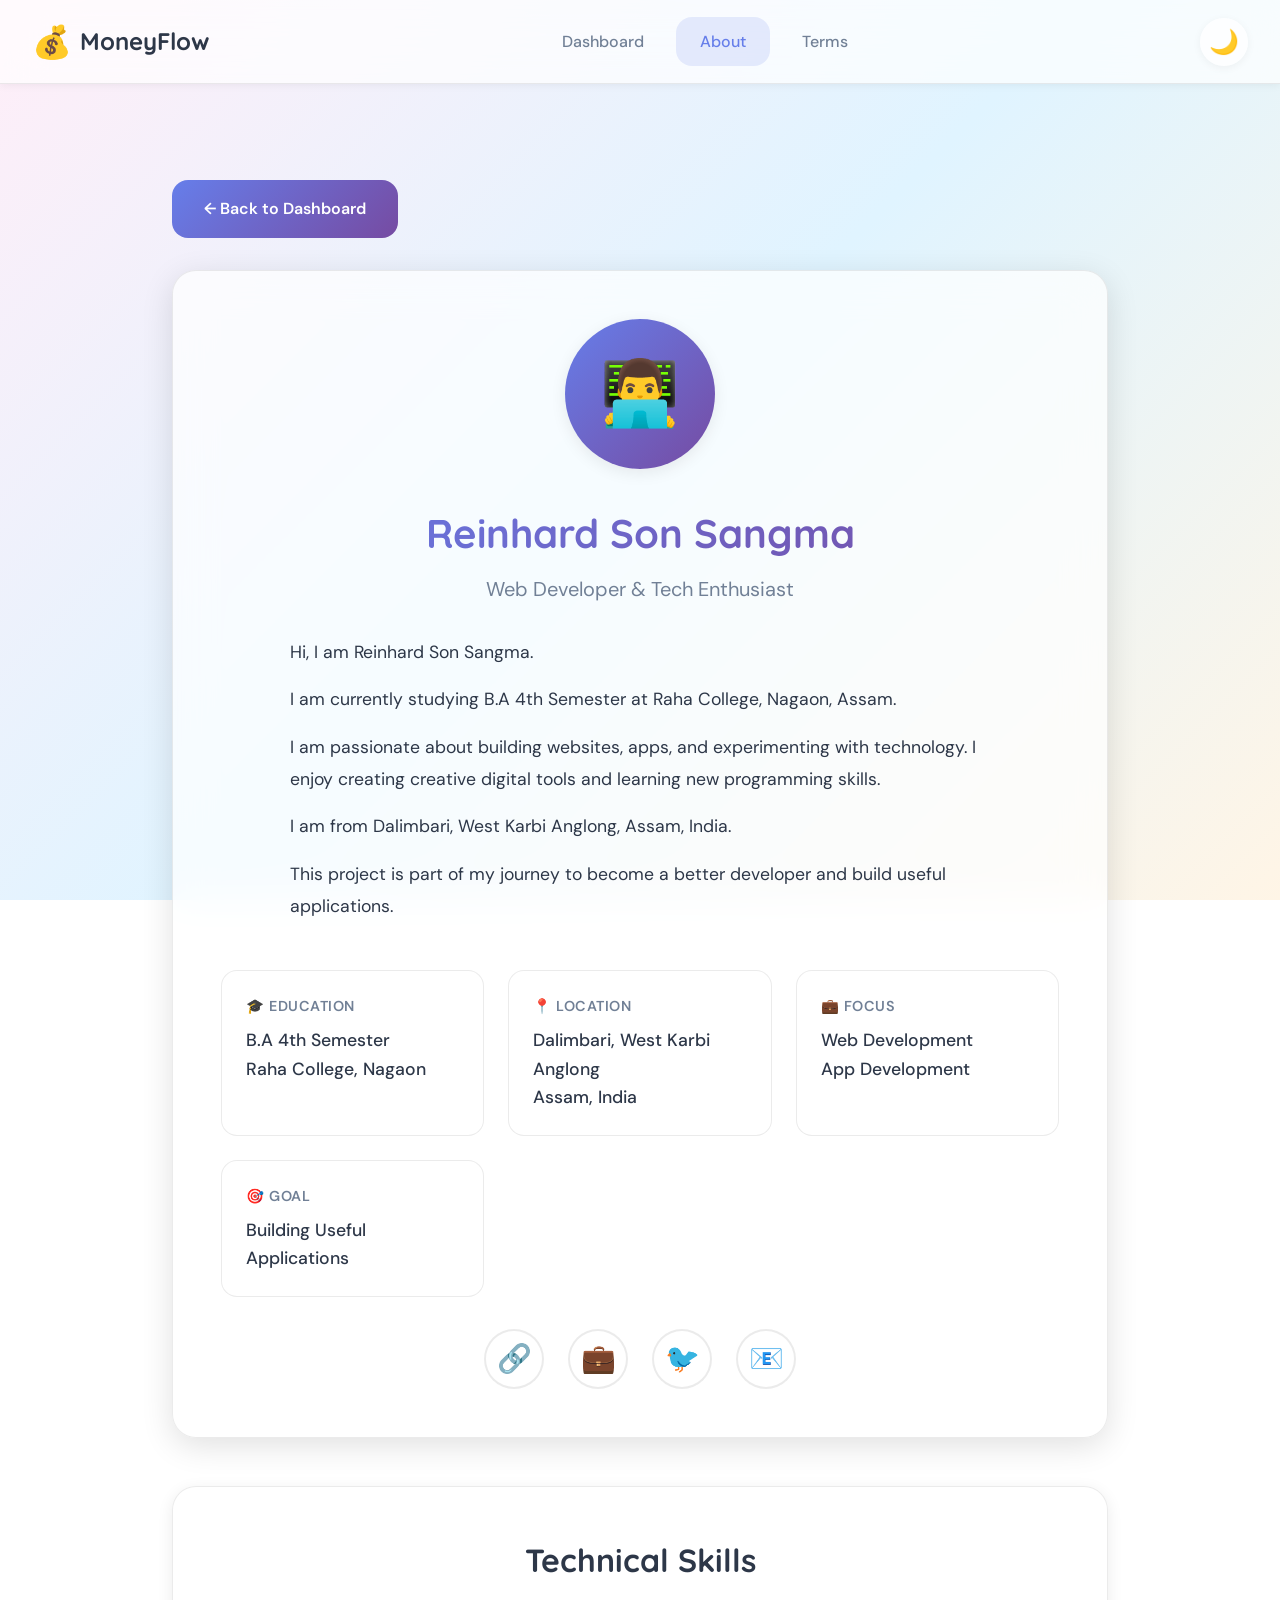
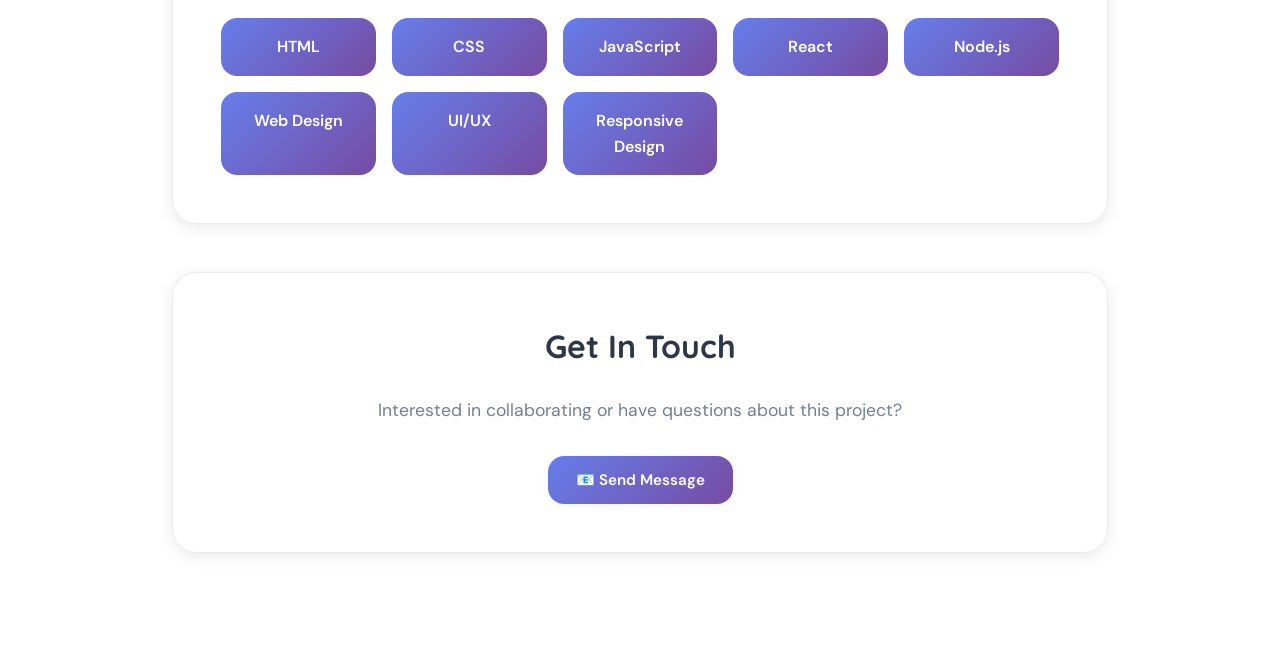
<file: about.html>
<!DOCTYPE html>
<html lang="en">
<head>
    <meta charset="UTF-8">
    <meta name="viewport" content="width=device-width, initial-scale=1.0">
    <title>About Developer - MoneyFlow</title>
    <link rel="stylesheet" href="style.css">
    <link rel="preconnect" href="https://fonts.googleapis.com">
    <link rel="preconnect" href="https://fonts.gstatic.com" crossorigin>
    <link href="https://fonts.googleapis.com/css2?family=Quicksand:wght@400;500;600;700&family=DM+Sans:wght@400;500;700&display=swap" rel="stylesheet">
    <style>
        .about-container {
            max-width: 1000px;
            margin: 0 auto;
            padding: 4rem 2rem;
        }

        .profile-card {
            background: var(--bg-card);
            backdrop-filter: blur(20px);
            -webkit-backdrop-filter: blur(20px);
            border-radius: var(--radius-lg);
            padding: 3rem;
            box-shadow: var(--shadow-lg);
            border: 1px solid var(--border-color);
            margin-bottom: 3rem;
            text-align: center;
            animation: slideUp 0.6s ease;
        }

        .profile-photo {
            width: 150px;
            height: 150px;
            border-radius: 50%;
            background: linear-gradient(135deg, #667eea 0%, #764ba2 100%);
            display: flex;
            align-items: center;
            justify-content: center;
            font-size: 4rem;
            margin: 0 auto 2rem;
            box-shadow: var(--shadow-md);
        }

        .profile-name {
            font-family: var(--font-display);
            font-size: 2.5rem;
            font-weight: 700;
            margin-bottom: 0.5rem;
            background: linear-gradient(135deg, #667eea 0%, #764ba2 100%);
            -webkit-background-clip: text;
            -webkit-text-fill-color: transparent;
            background-clip: text;
        }

        .profile-title {
            font-size: 1.25rem;
            color: var(--text-secondary);
            margin-bottom: 2rem;
        }

        .profile-bio {
            font-size: 1.1rem;
            line-height: 1.8;
            color: var(--text-primary);
            max-width: 700px;
            margin: 0 auto 2rem;
            text-align: left;
        }

        .profile-bio p {
            margin-bottom: 1rem;
        }

        .info-grid {
            display: grid;
            grid-template-columns: repeat(auto-fit, minmax(250px, 1fr));
            gap: 1.5rem;
            margin-top: 3rem;
        }

        .info-item {
            background: var(--bg-secondary);
            padding: 1.5rem;
            border-radius: var(--radius-md);
            border: 1px solid var(--border-color);
            text-align: left;
        }

        .info-label {
            font-size: 0.9rem;
            color: var(--text-secondary);
            font-weight: 600;
            margin-bottom: 0.5rem;
            text-transform: uppercase;
            letter-spacing: 0.5px;
        }

        .info-value {
            font-size: 1.1rem;
            color: var(--text-primary);
            font-weight: 500;
        }

        .skills-section {
            background: var(--bg-card);
            backdrop-filter: blur(20px);
            -webkit-backdrop-filter: blur(20px);
            border-radius: var(--radius-lg);
            padding: 3rem;
            box-shadow: var(--shadow-md);
            border: 1px solid var(--border-color);
            margin-bottom: 3rem;
        }

        .skills-section h2 {
            font-family: var(--font-display);
            font-size: 2rem;
            margin-bottom: 2rem;
            text-align: center;
        }

        .skills-grid {
            display: grid;
            grid-template-columns: repeat(auto-fit, minmax(150px, 1fr));
            gap: 1rem;
        }

        .skill-tag {
            background: linear-gradient(135deg, #667eea 0%, #764ba2 100%);
            color: white;
            padding: 1rem 1.5rem;
            border-radius: var(--radius-md);
            text-align: center;
            font-weight: 600;
            transition: all var(--transition-normal);
        }

        .skill-tag:hover {
            transform: translateY(-5px);
            box-shadow: var(--shadow-md);
        }

        .social-links {
            display: flex;
            justify-content: center;
            gap: 1.5rem;
            margin-top: 2rem;
        }

        .social-link {
            width: 60px;
            height: 60px;
            border-radius: 50%;
            background: var(--bg-secondary);
            border: 2px solid var(--border-color);
            display: flex;
            align-items: center;
            justify-content: center;
            font-size: 1.75rem;
            transition: all var(--transition-normal);
            text-decoration: none;
        }

        .social-link:hover {
            transform: translateY(-5px) scale(1.1);
            box-shadow: var(--shadow-md);
        }

        .contact-section {
            background: var(--bg-card);
            backdrop-filter: blur(20px);
            -webkit-backdrop-filter: blur(20px);
            border-radius: var(--radius-lg);
            padding: 3rem;
            box-shadow: var(--shadow-md);
            border: 1px solid var(--border-color);
            text-align: center;
        }

        .contact-section h2 {
            font-family: var(--font-display);
            font-size: 2rem;
            margin-bottom: 1.5rem;
        }

        .contact-section p {
            color: var(--text-secondary);
            font-size: 1.1rem;
            margin-bottom: 2rem;
        }

        .back-btn {
            display: inline-flex;
            align-items: center;
            gap: 0.5rem;
            padding: 1rem 2rem;
            background: linear-gradient(135deg, #667eea 0%, #764ba2 100%);
            color: white;
            text-decoration: none;
            border-radius: var(--radius-md);
            font-weight: 600;
            transition: all var(--transition-normal);
            margin-bottom: 2rem;
        }

        .back-btn:hover {
            transform: translateY(-2px);
            box-shadow: var(--shadow-md);
        }
    </style>
</head>
<body>
    <!-- Navigation -->
    <nav class="navbar">
        <div class="nav-container">
            <div class="logo">
                <span class="logo-icon">💰</span>
                <span class="logo-text">MoneyFlow</span>
            </div>
            <div class="nav-links">
                <a href="index.html" class="nav-link">Dashboard</a>
                <a href="about.html" class="nav-link active">About</a>
                <a href="terms.html" class="nav-link">Terms</a>
            </div>
            <div class="nav-actions">
                <button class="theme-toggle" id="themeToggle">
                    <span class="theme-icon">🌙</span>
                </button>
            </div>
        </div>
    </nav>

    <main class="main-content">
        <div class="about-container">
            <a href="index.html" class="back-btn">← Back to Dashboard</a>

            <!-- Profile Card -->
            <div class="profile-card">
                <div class="profile-photo">👨‍💻</div>
                <h1 class="profile-name">Reinhard Son Sangma</h1>
                <p class="profile-title">Web Developer & Tech Enthusiast</p>
                
                <div class="profile-bio">
                    <p>Hi, I am Reinhard Son Sangma.</p>
                    <p>I am currently studying B.A 4th Semester at Raha College, Nagaon, Assam.</p>
                    <p>I am passionate about building websites, apps, and experimenting with technology. I enjoy creating creative digital tools and learning new programming skills.</p>
                    <p>I am from Dalimbari, West Karbi Anglong, Assam, India.</p>
                    <p>This project is part of my journey to become a better developer and build useful applications.</p>
                </div>

                <div class="info-grid">
                    <div class="info-item">
                        <div class="info-label">🎓 Education</div>
                        <div class="info-value">B.A 4th Semester<br>Raha College, Nagaon</div>
                    </div>
                    <div class="info-item">
                        <div class="info-label">📍 Location</div>
                        <div class="info-value">Dalimbari, West Karbi Anglong<br>Assam, India</div>
                    </div>
                    <div class="info-item">
                        <div class="info-label">💼 Focus</div>
                        <div class="info-value">Web Development<br>App Development</div>
                    </div>
                    <div class="info-item">
                        <div class="info-label">🎯 Goal</div>
                        <div class="info-value">Building Useful<br>Applications</div>
                    </div>
                </div>

                <div class="social-links">
                    <a href="#" class="social-link" title="GitHub">🔗</a>
                    <a href="#" class="social-link" title="LinkedIn">💼</a>
                    <a href="#" class="social-link" title="Twitter">🐦</a>
                    <a href="#" class="social-link" title="Email">📧</a>
                </div>
            </div>

            <!-- Skills Section -->
            <div class="skills-section">
                <h2>Technical Skills</h2>
                <div class="skills-grid">
                    <div class="skill-tag">HTML</div>
                    <div class="skill-tag">CSS</div>
                    <div class="skill-tag">JavaScript</div>
                    <div class="skill-tag">React</div>
                    <div class="skill-tag">Node.js</div>
                    <div class="skill-tag">Web Design</div>
                    <div class="skill-tag">UI/UX</div>
                    <div class="skill-tag">Responsive Design</div>
                </div>
            </div>

            <!-- Contact Section -->
            <div class="contact-section">
                <h2>Get In Touch</h2>
                <p>Interested in collaborating or have questions about this project?</p>
                <button class="btn-primary" onclick="window.location.href='mailto:contact@example.com'">
                    📧 Send Message
                </button>
            </div>
        </div>
    </main>

    <script>
        // Theme toggle functionality
        const themeToggle = document.getElementById('themeToggle');
        const themeIcon = document.querySelector('.theme-icon');
        const savedTheme = localStorage.getItem('theme') || 'light';

        function applyTheme(theme) {
            if (theme === 'dark') {
                document.body.classList.add('dark-mode');
                themeIcon.textContent = '☀️';
            } else {
                document.body.classList.remove('dark-mode');
                themeIcon.textContent = '🌙';
            }
        }

        applyTheme(savedTheme);

        themeToggle.addEventListener('click', () => {
            const currentTheme = document.body.classList.contains('dark-mode') ? 'dark' : 'light';
            const newTheme = currentTheme === 'light' ? 'dark' : 'light';
            applyTheme(newTheme);
            localStorage.setItem('theme', newTheme);
        });
    </script>
</body>
</html>
</file>
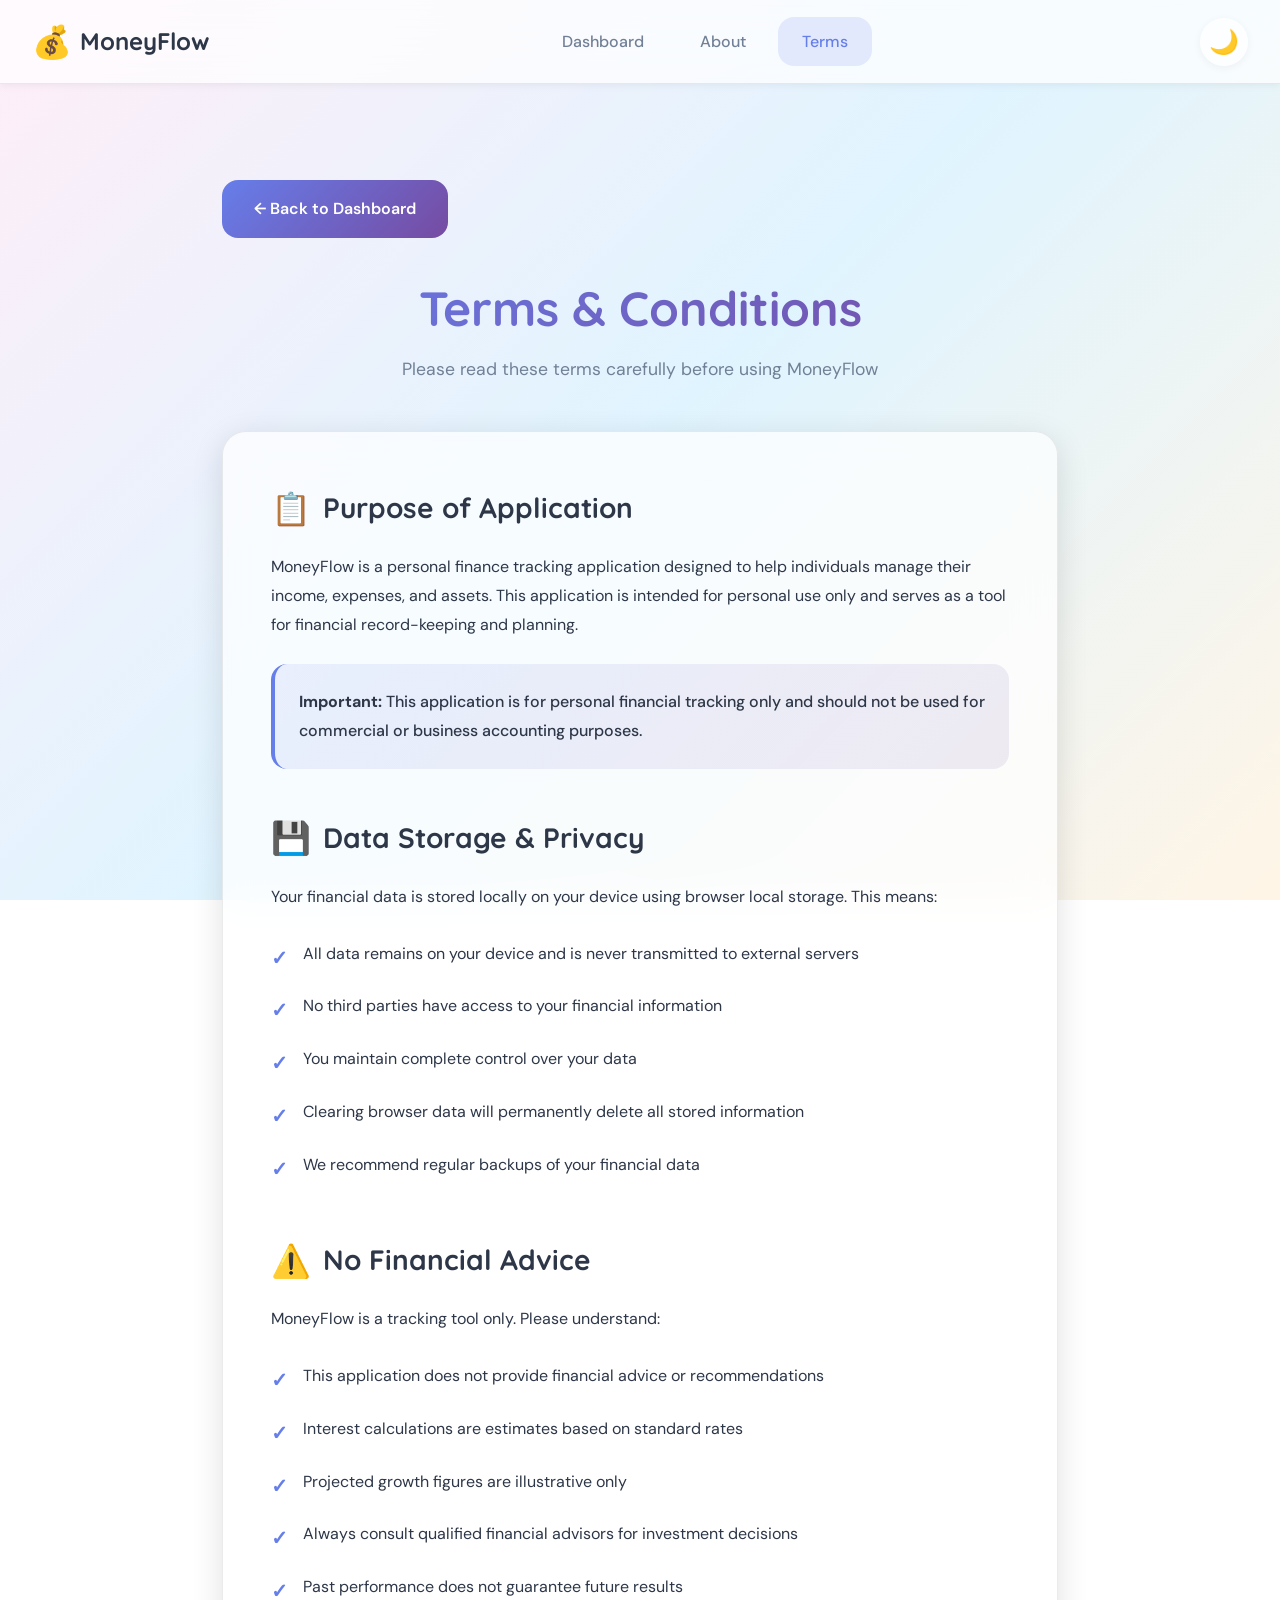
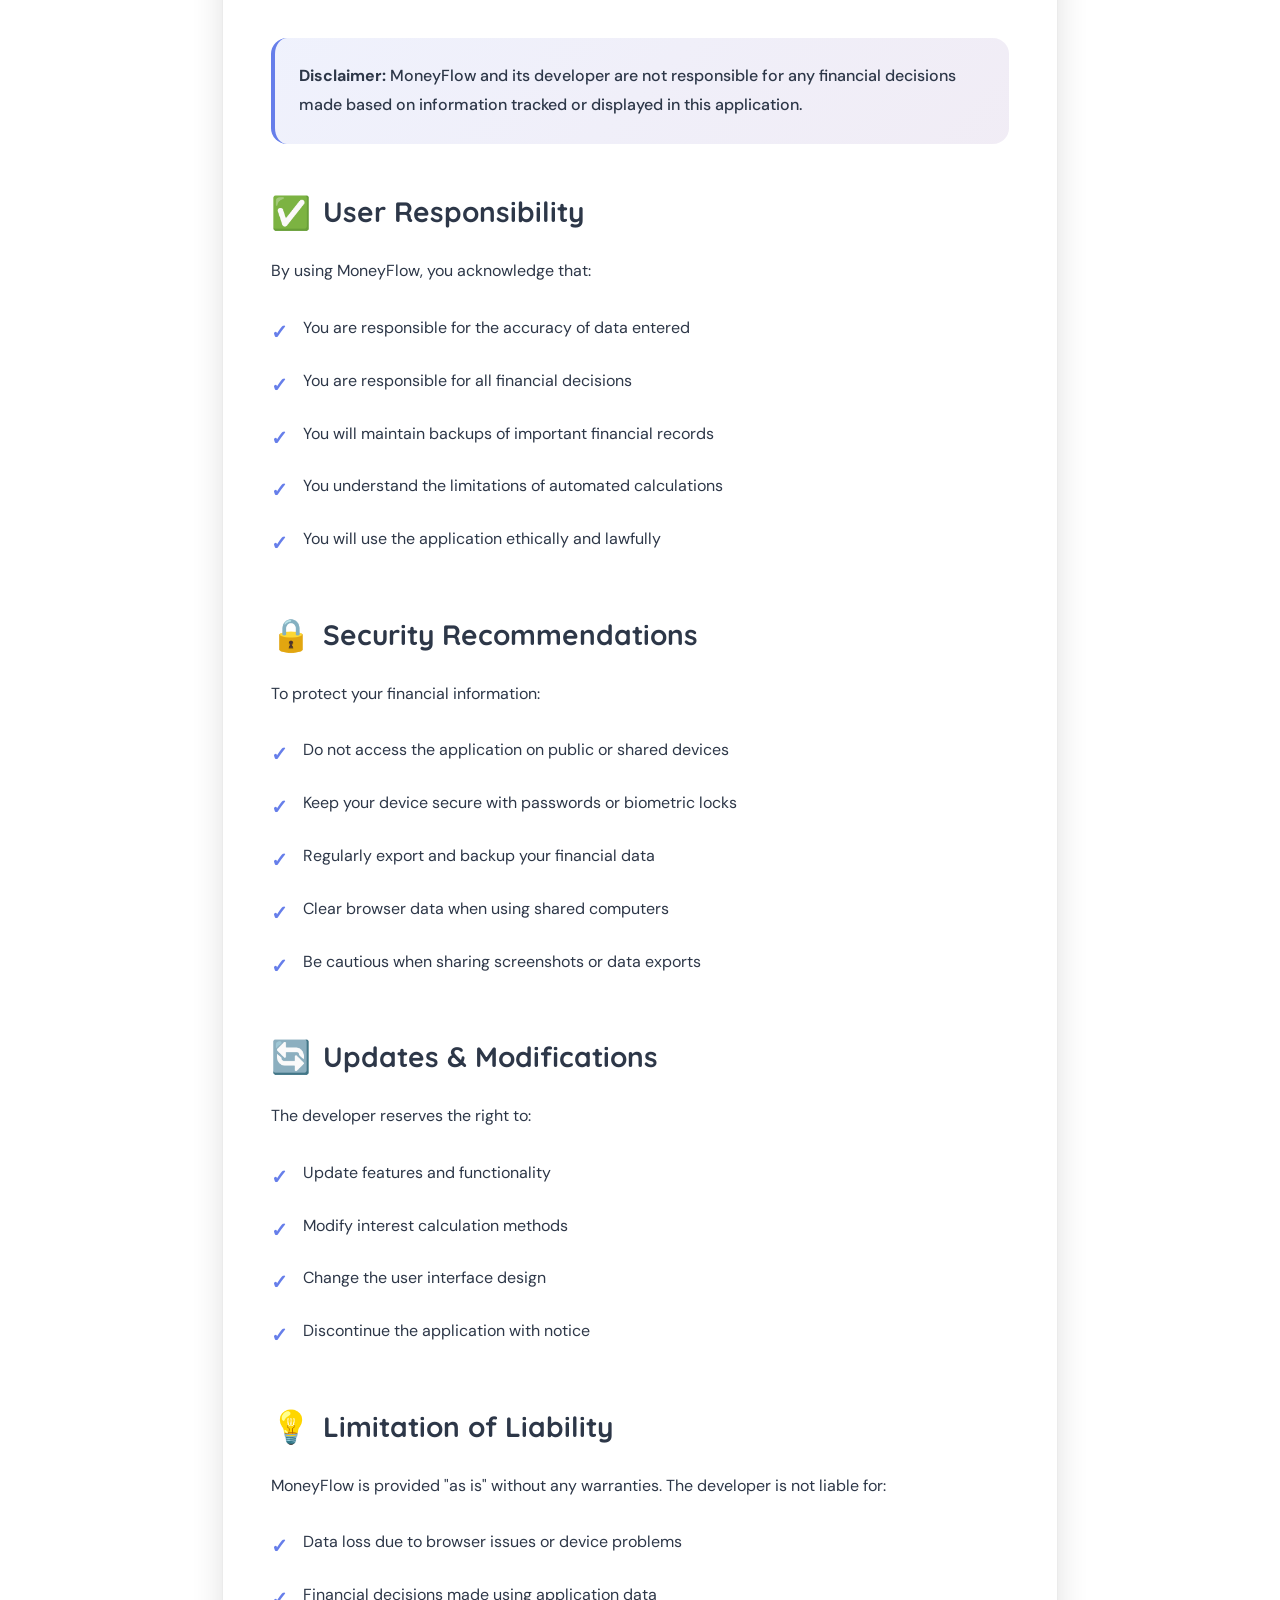
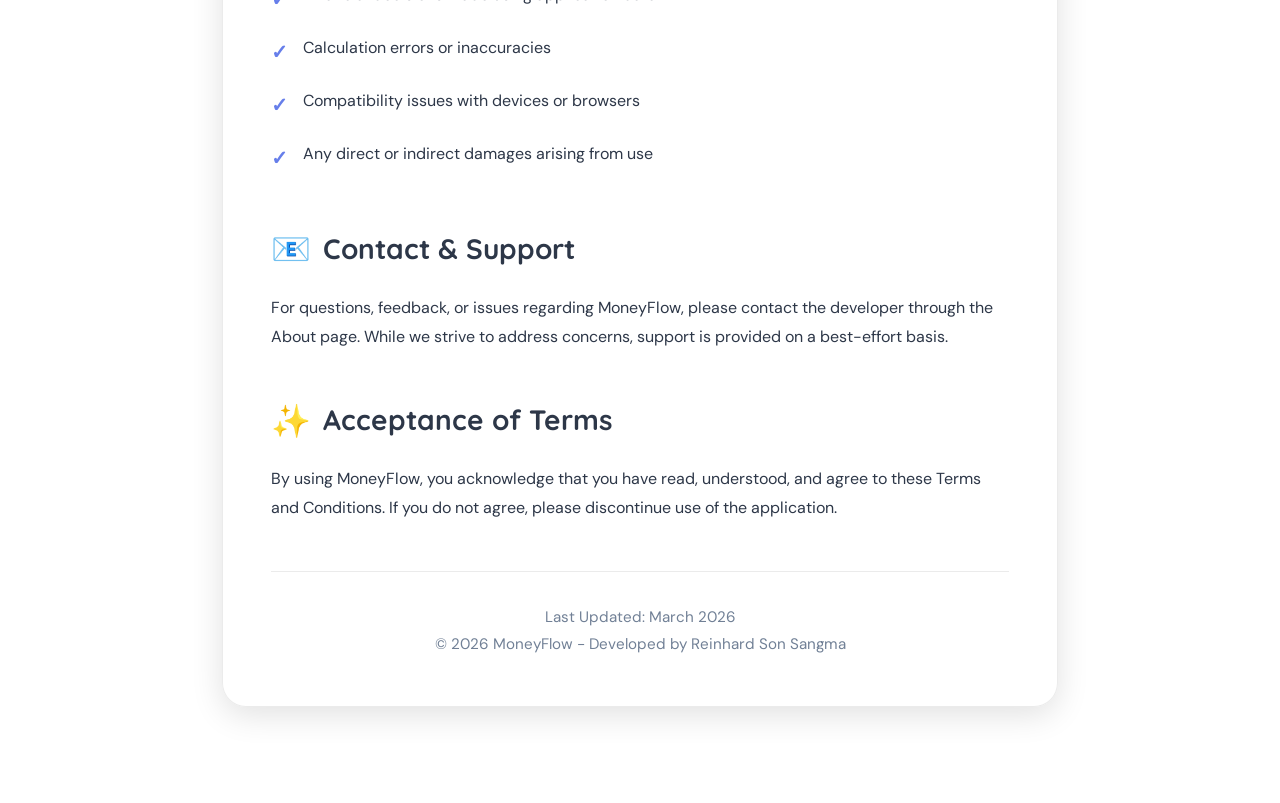
<file: terms.html>
<!DOCTYPE html>
<html lang="en">
<head>
    <meta charset="UTF-8">
    <meta name="viewport" content="width=device-width, initial-scale=1.0">
    <title>Terms & Conditions - MoneyFlow</title>
    <link rel="stylesheet" href="style.css">
    <link rel="preconnect" href="https://fonts.googleapis.com">
    <link rel="preconnect" href="https://fonts.gstatic.com" crossorigin>
    <link href="https://fonts.googleapis.com/css2?family=Quicksand:wght@400;500;600;700&family=DM+Sans:wght@400;500;700&display=swap" rel="stylesheet">
    <style>
        .terms-container {
            max-width: 900px;
            margin: 0 auto;
            padding: 4rem 2rem;
        }

        .terms-header {
            text-align: center;
            margin-bottom: 3rem;
            animation: slideUp 0.6s ease;
        }

        .terms-header h1 {
            font-family: var(--font-display);
            font-size: 3rem;
            font-weight: 700;
            margin-bottom: 0.5rem;
            background: linear-gradient(135deg, #667eea 0%, #764ba2 100%);
            -webkit-background-clip: text;
            -webkit-text-fill-color: transparent;
            background-clip: text;
        }

        .terms-header p {
            color: var(--text-secondary);
            font-size: 1.1rem;
        }

        .terms-content {
            background: var(--bg-card);
            backdrop-filter: blur(20px);
            -webkit-backdrop-filter: blur(20px);
            border-radius: var(--radius-lg);
            padding: 3rem;
            box-shadow: var(--shadow-lg);
            border: 1px solid var(--border-color);
            line-height: 1.8;
            animation: fadeIn 0.8s ease;
        }

        .terms-section {
            margin-bottom: 2.5rem;
        }

        .terms-section h2 {
            font-family: var(--font-display);
            font-size: 1.75rem;
            color: var(--text-primary);
            margin-bottom: 1rem;
            display: flex;
            align-items: center;
            gap: 0.75rem;
        }

        .section-icon {
            font-size: 2rem;
        }

        .terms-section p {
            color: var(--text-primary);
            margin-bottom: 1rem;
        }

        .terms-section ul {
            list-style: none;
            padding-left: 0;
        }

        .terms-section li {
            padding: 0.75rem 0;
            padding-left: 2rem;
            position: relative;
            color: var(--text-primary);
        }

        .terms-section li::before {
            content: "✓";
            position: absolute;
            left: 0;
            color: #667eea;
            font-weight: 700;
            font-size: 1.25rem;
        }

        .highlight-box {
            background: linear-gradient(135deg, rgba(102, 126, 234, 0.1) 0%, rgba(118, 75, 162, 0.1) 100%);
            border-left: 4px solid #667eea;
            padding: 1.5rem;
            border-radius: var(--radius-md);
            margin: 1.5rem 0;
        }

        .highlight-box p {
            margin: 0;
            font-weight: 500;
        }

        .last-updated {
            text-align: center;
            color: var(--text-secondary);
            font-size: 0.95rem;
            margin-top: 3rem;
            padding-top: 2rem;
            border-top: 1px solid var(--border-color);
        }

        .back-btn {
            display: inline-flex;
            align-items: center;
            gap: 0.5rem;
            padding: 1rem 2rem;
            background: linear-gradient(135deg, #667eea 0%, #764ba2 100%);
            color: white;
            text-decoration: none;
            border-radius: var(--radius-md);
            font-weight: 600;
            transition: all var(--transition-normal);
            margin-bottom: 2rem;
        }

        .back-btn:hover {
            transform: translateY(-2px);
            box-shadow: var(--shadow-md);
        }
    </style>
</head>
<body>
    <!-- Navigation -->
    <nav class="navbar">
        <div class="nav-container">
            <div class="logo">
                <span class="logo-icon">💰</span>
                <span class="logo-text">MoneyFlow</span>
            </div>
            <div class="nav-links">
                <a href="index.html" class="nav-link">Dashboard</a>
                <a href="about.html" class="nav-link">About</a>
                <a href="terms.html" class="nav-link active">Terms</a>
            </div>
            <div class="nav-actions">
                <button class="theme-toggle" id="themeToggle">
                    <span class="theme-icon">🌙</span>
                </button>
            </div>
        </div>
    </nav>

    <main class="main-content">
        <div class="terms-container">
            <a href="index.html" class="back-btn">← Back to Dashboard</a>

            <div class="terms-header">
                <h1>Terms & Conditions</h1>
                <p>Please read these terms carefully before using MoneyFlow</p>
            </div>

            <div class="terms-content">
                <div class="terms-section">
                    <h2><span class="section-icon">📋</span> Purpose of Application</h2>
                    <p>MoneyFlow is a personal finance tracking application designed to help individuals manage their income, expenses, and assets. This application is intended for personal use only and serves as a tool for financial record-keeping and planning.</p>
                    
                    <div class="highlight-box">
                        <p><strong>Important:</strong> This application is for personal financial tracking only and should not be used for commercial or business accounting purposes.</p>
                    </div>
                </div>

                <div class="terms-section">
                    <h2><span class="section-icon">💾</span> Data Storage & Privacy</h2>
                    <p>Your financial data is stored locally on your device using browser local storage. This means:</p>
                    <ul>
                        <li>All data remains on your device and is never transmitted to external servers</li>
                        <li>No third parties have access to your financial information</li>
                        <li>You maintain complete control over your data</li>
                        <li>Clearing browser data will permanently delete all stored information</li>
                        <li>We recommend regular backups of your financial data</li>
                    </ul>
                </div>

                <div class="terms-section">
                    <h2><span class="section-icon">⚠️</span> No Financial Advice</h2>
                    <p>MoneyFlow is a tracking tool only. Please understand:</p>
                    <ul>
                        <li>This application does not provide financial advice or recommendations</li>
                        <li>Interest calculations are estimates based on standard rates</li>
                        <li>Projected growth figures are illustrative only</li>
                        <li>Always consult qualified financial advisors for investment decisions</li>
                        <li>Past performance does not guarantee future results</li>
                    </ul>
                    
                    <div class="highlight-box">
                        <p><strong>Disclaimer:</strong> MoneyFlow and its developer are not responsible for any financial decisions made based on information tracked or displayed in this application.</p>
                    </div>
                </div>

                <div class="terms-section">
                    <h2><span class="section-icon">✅</span> User Responsibility</h2>
                    <p>By using MoneyFlow, you acknowledge that:</p>
                    <ul>
                        <li>You are responsible for the accuracy of data entered</li>
                        <li>You are responsible for all financial decisions</li>
                        <li>You will maintain backups of important financial records</li>
                        <li>You understand the limitations of automated calculations</li>
                        <li>You will use the application ethically and lawfully</li>
                    </ul>
                </div>

                <div class="terms-section">
                    <h2><span class="section-icon">🔒</span> Security Recommendations</h2>
                    <p>To protect your financial information:</p>
                    <ul>
                        <li>Do not access the application on public or shared devices</li>
                        <li>Keep your device secure with passwords or biometric locks</li>
                        <li>Regularly export and backup your financial data</li>
                        <li>Clear browser data when using shared computers</li>
                        <li>Be cautious when sharing screenshots or data exports</li>
                    </ul>
                </div>

                <div class="terms-section">
                    <h2><span class="section-icon">🔄</span> Updates & Modifications</h2>
                    <p>The developer reserves the right to:</p>
                    <ul>
                        <li>Update features and functionality</li>
                        <li>Modify interest calculation methods</li>
                        <li>Change the user interface design</li>
                        <li>Discontinue the application with notice</li>
                    </ul>
                </div>

                <div class="terms-section">
                    <h2><span class="section-icon">💡</span> Limitation of Liability</h2>
                    <p>MoneyFlow is provided "as is" without any warranties. The developer is not liable for:</p>
                    <ul>
                        <li>Data loss due to browser issues or device problems</li>
                        <li>Financial decisions made using application data</li>
                        <li>Calculation errors or inaccuracies</li>
                        <li>Compatibility issues with devices or browsers</li>
                        <li>Any direct or indirect damages arising from use</li>
                    </ul>
                </div>

                <div class="terms-section">
                    <h2><span class="section-icon">📧</span> Contact & Support</h2>
                    <p>For questions, feedback, or issues regarding MoneyFlow, please contact the developer through the About page. While we strive to address concerns, support is provided on a best-effort basis.</p>
                </div>

                <div class="terms-section">
                    <h2><span class="section-icon">✨</span> Acceptance of Terms</h2>
                    <p>By using MoneyFlow, you acknowledge that you have read, understood, and agree to these Terms and Conditions. If you do not agree, please discontinue use of the application.</p>
                </div>

                <div class="last-updated">
                    <p>Last Updated: March 2026</p>
                    <p>© 2026 MoneyFlow - Developed by Reinhard Son Sangma</p>
                </div>
            </div>
        </div>
    </main>

    <script>
        // Theme toggle functionality
        const themeToggle = document.getElementById('themeToggle');
        const themeIcon = document.querySelector('.theme-icon');
        const savedTheme = localStorage.getItem('theme') || 'light';

        function applyTheme(theme) {
            if (theme === 'dark') {
                document.body.classList.add('dark-mode');
                themeIcon.textContent = '☀️';
            } else {
                document.body.classList.remove('dark-mode');
                themeIcon.textContent = '🌙';
            }
        }

        applyTheme(savedTheme);

        themeToggle.addEventListener('click', () => {
            const currentTheme = document.body.classList.contains('dark-mode') ? 'dark' : 'light';
            const newTheme = currentTheme === 'light' ? 'dark' : 'light';
            applyTheme(newTheme);
            localStorage.setItem('theme', newTheme);
        });
    </script>
</body>
</html>
</file>
<file: style.css>
/* ===================================
   CSS Variables & Theme System
   =================================== */
:root {
    /* Light Mode Colors */
    --bg-primary: linear-gradient(135deg, #ffeef8 0%, #e0f4ff 50%, #fff5e6 100%);
    --bg-secondary: #ffffff;
    --bg-card: rgba(255, 255, 255, 0.7);
    --text-primary: #2d3748;
    --text-secondary: #718096;
    --text-muted: #a0aec0;
    
    /* Accent Colors */
    --accent-balance: linear-gradient(135deg, #667eea 0%, #764ba2 100%);
    --accent-income: linear-gradient(135deg, #56ab2f 0%, #a8e063 100%);
    --accent-expense: linear-gradient(135deg, #ff6b6b 0%, #ffa06b 100%);
    --accent-networth: linear-gradient(135deg, #f093fb 0%, #f5576c 100%);
    
    /* Asset Colors */
    --color-bank: linear-gradient(135deg, #4facfe 0%, #00f2fe 100%);
    --color-demat: linear-gradient(135deg, #43e97b 0%, #38f9d7 100%);
    --color-fd: linear-gradient(135deg, #fa709a 0%, #fee140 100%);
    --color-insurance: linear-gradient(135deg, #30cfd0 0%, #330867 100%);
    
    /* UI Colors */
    --border-color: rgba(0, 0, 0, 0.08);
    --shadow-sm: 0 2px 8px rgba(0, 0, 0, 0.05);
    --shadow-md: 0 4px 16px rgba(0, 0, 0, 0.08);
    --shadow-lg: 0 8px 32px rgba(0, 0, 0, 0.12);
    --shadow-hover: 0 12px 40px rgba(0, 0, 0, 0.15);
    
    /* Typography */
    --font-display: 'Quicksand', sans-serif;
    --font-body: 'DM Sans', sans-serif;
    
    /* Spacing */
    --spacing-xs: 0.5rem;
    --spacing-sm: 1rem;
    --spacing-md: 1.5rem;
    --spacing-lg: 2rem;
    --spacing-xl: 3rem;
    
    /* Border Radius */
    --radius-sm: 8px;
    --radius-md: 16px;
    --radius-lg: 24px;
    --radius-xl: 32px;
    
    /* Transitions */
    --transition-fast: 0.2s ease;
    --transition-normal: 0.3s ease;
    --transition-slow: 0.5s ease;
}

/* Dark Mode */
body.dark-mode {
    --bg-primary: linear-gradient(135deg, #1a1a2e 0%, #16213e 50%, #0f3460 100%);
    --bg-secondary: #1a1a2e;
    --bg-card: rgba(30, 30, 46, 0.8);
    --text-primary: #e2e8f0;
    --text-secondary: #a0aec0;
    --text-muted: #718096;
    --border-color: rgba(255, 255, 255, 0.1);
    --shadow-sm: 0 2px 8px rgba(0, 0, 0, 0.3);
    --shadow-md: 0 4px 16px rgba(0, 0, 0, 0.4);
    --shadow-lg: 0 8px 32px rgba(0, 0, 0, 0.5);
    --shadow-hover: 0 12px 40px rgba(0, 0, 0, 0.6);
}

/* ===================================
   Reset & Base Styles
   =================================== */
* {
    margin: 0;
    padding: 0;
    box-sizing: border-box;
}

html {
    scroll-behavior: smooth;
}

body {
    font-family: var(--font-body);
    background: var(--bg-primary);
    background-attachment: fixed;
    color: var(--text-primary);
    line-height: 1.6;
    overflow-x: hidden;
    transition: background 0.5s ease, color 0.3s ease;
}

/* ===================================
   Navigation
   =================================== */
.navbar {
    background: var(--bg-card);
    backdrop-filter: blur(20px);
    -webkit-backdrop-filter: blur(20px);
    border-bottom: 1px solid var(--border-color);
    position: sticky;
    top: 0;
    z-index: 1000;
    box-shadow: var(--shadow-sm);
    animation: slideDown 0.5s ease;
}

@keyframes slideDown {
    from {
        transform: translateY(-100%);
        opacity: 0;
    }
    to {
        transform: translateY(0);
        opacity: 1;
    }
}

.nav-container {
    max-width: 1400px;
    margin: 0 auto;
    padding: 1rem 2rem;
    display: flex;
    align-items: center;
    justify-content: space-between;
    gap: 2rem;
}

.logo {
    display: flex;
    align-items: center;
    gap: 0.5rem;
    font-family: var(--font-display);
    font-size: 1.5rem;
    font-weight: 700;
    color: var(--text-primary);
}

.logo-icon {
    font-size: 2rem;
    animation: float 3s ease-in-out infinite;
}

@keyframes float {
    0%, 100% { transform: translateY(0); }
    50% { transform: translateY(-5px); }
}

.nav-links {
    display: flex;
    gap: 0.5rem;
    flex: 1;
    justify-content: center;
}

.nav-link {
    padding: 0.75rem 1.5rem;
    border-radius: var(--radius-md);
    text-decoration: none;
    color: var(--text-secondary);
    font-weight: 500;
    transition: all var(--transition-fast);
    position: relative;
}

.nav-link:hover {
    color: var(--text-primary);
    background: rgba(102, 126, 234, 0.1);
}

.nav-link.active {
    color: #667eea;
    background: rgba(102, 126, 234, 0.15);
}

.nav-actions {
    display: flex;
    gap: 1rem;
    align-items: center;
}

.theme-toggle {
    width: 48px;
    height: 48px;
    border-radius: 50%;
    border: none;
    background: var(--bg-card);
    cursor: pointer;
    font-size: 1.5rem;
    display: flex;
    align-items: center;
    justify-content: center;
    transition: all var(--transition-normal);
    box-shadow: var(--shadow-sm);
}

.theme-toggle:hover {
    transform: rotate(20deg) scale(1.1);
    box-shadow: var(--shadow-md);
}

/* ===================================
   Buttons
   =================================== */
.btn-primary {
    padding: 0.875rem 1.75rem;
    background: linear-gradient(135deg, #667eea 0%, #764ba2 100%);
    color: white;
    border: none;
    border-radius: var(--radius-md);
    font-weight: 600;
    font-size: 0.95rem;
    cursor: pointer;
    transition: all var(--transition-normal);
    box-shadow: var(--shadow-sm);
    font-family: var(--font-body);
}

.btn-primary:hover {
    transform: translateY(-2px);
    box-shadow: var(--shadow-md);
}

.btn-secondary {
    padding: 0.75rem 1.5rem;
    background: var(--bg-card);
    color: var(--text-primary);
    border: 1px solid var(--border-color);
    border-radius: var(--radius-md);
    font-weight: 500;
    cursor: pointer;
    transition: all var(--transition-fast);
    font-family: var(--font-body);
}

.btn-secondary:hover {
    background: rgba(102, 126, 234, 0.1);
    border-color: #667eea;
}

/* ===================================
   Main Content
   =================================== */
.main-content {
    min-height: calc(100vh - 80px);
    padding: 2rem 0;
}

.section {
    display: none;
    animation: fadeIn 0.5s ease;
}

.section.active {
    display: block;
}

@keyframes fadeIn {
    from {
        opacity: 0;
        transform: translateY(20px);
    }
    to {
        opacity: 1;
        transform: translateY(0);
    }
}

.container {
    max-width: 1400px;
    margin: 0 auto;
    padding: 0 2rem;
}

.section-header {
    text-align: center;
    margin-bottom: 3rem;
    animation: slideUp 0.6s ease;
}

@keyframes slideUp {
    from {
        opacity: 0;
        transform: translateY(30px);
    }
    to {
        opacity: 1;
        transform: translateY(0);
    }
}

.section-title {
    font-family: var(--font-display);
    font-size: 3rem;
    font-weight: 700;
    margin-bottom: 0.5rem;
    background: linear-gradient(135deg, #667eea 0%, #764ba2 100%);
    -webkit-background-clip: text;
    -webkit-text-fill-color: transparent;
    background-clip: text;
}

.section-subtitle {
    color: var(--text-secondary);
    font-size: 1.2rem;
}

/* ===================================
   Stat Cards
   =================================== */
.cards-grid {
    display: grid;
    grid-template-columns: repeat(auto-fit, minmax(280px, 1fr));
    gap: 1.5rem;
    margin-bottom: 3rem;
}

.stat-card {
    background: var(--bg-card);
    backdrop-filter: blur(20px);
    -webkit-backdrop-filter: blur(20px);
    border-radius: var(--radius-lg);
    padding: 2rem;
    display: flex;
    gap: 1.5rem;
    align-items: center;
    box-shadow: var(--shadow-md);
    border: 1px solid var(--border-color);
    transition: all var(--transition-normal);
    animation: scaleIn 0.5s ease;
    animation-fill-mode: both;
}

.stat-card:nth-child(1) { animation-delay: 0.1s; }
.stat-card:nth-child(2) { animation-delay: 0.2s; }
.stat-card:nth-child(3) { animation-delay: 0.3s; }
.stat-card:nth-child(4) { animation-delay: 0.4s; }

@keyframes scaleIn {
    from {
        opacity: 0;
        transform: scale(0.9);
    }
    to {
        opacity: 1;
        transform: scale(1);
    }
}

.stat-card:hover {
    transform: translateY(-8px);
    box-shadow: var(--shadow-hover);
}

.card-icon {
    font-size: 3rem;
    width: 80px;
    height: 80px;
    display: flex;
    align-items: center;
    justify-content: center;
    border-radius: var(--radius-md);
    flex-shrink: 0;
}

.balance-card .card-icon { background: var(--accent-balance); }
.income-card .card-icon { background: var(--accent-income); }
.expense-card .card-icon { background: var(--accent-expense); }
.networth-card .card-icon { background: var(--accent-networth); }

.card-content {
    flex: 1;
}

.card-label {
    font-size: 0.95rem;
    color: var(--text-secondary);
    font-weight: 500;
    margin-bottom: 0.5rem;
}

.card-value {
    font-size: 2rem;
    font-weight: 700;
    font-family: var(--font-display);
    color: var(--text-primary);
    margin-bottom: 0.5rem;
}

.card-trend {
    font-size: 0.9rem;
    font-weight: 600;
    padding: 0.25rem 0.75rem;
    border-radius: var(--radius-sm);
    display: inline-block;
}

.card-trend.positive {
    background: rgba(86, 171, 47, 0.15);
    color: #56ab2f;
}

.card-trend.negative {
    background: rgba(255, 107, 107, 0.15);
    color: #ff6b6b;
}

/* ===================================
   Charts
   =================================== */
.charts-grid {
    display: grid;
    grid-template-columns: repeat(auto-fit, minmax(500px, 1fr));
    gap: 2rem;
    margin-bottom: 3rem;
}

.chart-card {
    background: var(--bg-card);
    backdrop-filter: blur(20px);
    -webkit-backdrop-filter: blur(20px);
    border-radius: var(--radius-lg);
    padding: 2rem;
    box-shadow: var(--shadow-md);
    border: 1px solid var(--border-color);
    transition: all var(--transition-normal);
}

.chart-card:hover {
    box-shadow: var(--shadow-lg);
}

.chart-title {
    font-family: var(--font-display);
    font-size: 1.5rem;
    margin-bottom: 1.5rem;
    color: var(--text-primary);
}

canvas {
    max-width: 100%;
}

/* ===================================
   Recent Transactions
   =================================== */
.recent-transactions {
    background: var(--bg-card);
    backdrop-filter: blur(20px);
    -webkit-backdrop-filter: blur(20px);
    border-radius: var(--radius-lg);
    padding: 2rem;
    box-shadow: var(--shadow-md);
    border: 1px solid var(--border-color);
}

.section-header-small {
    display: flex;
    justify-content: space-between;
    align-items: center;
    margin-bottom: 1.5rem;
}

.section-header-small h2 {
    font-family: var(--font-display);
    font-size: 1.5rem;
}

.transactions-list {
    display: flex;
    flex-direction: column;
    gap: 1rem;
}

.transaction-item {
    display: flex;
    justify-content: space-between;
    align-items: center;
    padding: 1.25rem;
    background: var(--bg-secondary);
    border-radius: var(--radius-md);
    border: 1px solid var(--border-color);
    transition: all var(--transition-fast);
}

.transaction-item:hover {
    transform: translateX(5px);
    box-shadow: var(--shadow-sm);
}

.transaction-info {
    display: flex;
    gap: 1rem;
    align-items: center;
    flex: 1;
}

.transaction-icon {
    width: 48px;
    height: 48px;
    border-radius: var(--radius-sm);
    display: flex;
    align-items: center;
    justify-content: center;
    font-size: 1.5rem;
}

.transaction-icon.income {
    background: rgba(86, 171, 47, 0.15);
}

.transaction-icon.expense {
    background: rgba(255, 107, 107, 0.15);
}

.transaction-details h4 {
    font-weight: 600;
    margin-bottom: 0.25rem;
}

.transaction-details p {
    font-size: 0.9rem;
    color: var(--text-secondary);
}

.transaction-amount {
    font-size: 1.25rem;
    font-weight: 700;
    font-family: var(--font-display);
}

.transaction-amount.income {
    color: #56ab2f;
}

.transaction-amount.expense {
    color: #ff6b6b;
}

/* ===================================
   Filter Bar
   =================================== */
.filter-bar {
    display: flex;
    justify-content: space-between;
    align-items: center;
    margin-bottom: 2rem;
    gap: 1rem;
    flex-wrap: wrap;
}

.filter-group {
    display: flex;
    gap: 0.5rem;
    background: var(--bg-card);
    padding: 0.5rem;
    border-radius: var(--radius-md);
    border: 1px solid var(--border-color);
}

.filter-btn {
    padding: 0.75rem 1.5rem;
    border: none;
    background: transparent;
    border-radius: var(--radius-sm);
    cursor: pointer;
    font-weight: 500;
    color: var(--text-secondary);
    transition: all var(--transition-fast);
    font-family: var(--font-body);
}

.filter-btn:hover {
    background: rgba(102, 126, 234, 0.1);
    color: var(--text-primary);
}

.filter-btn.active {
    background: linear-gradient(135deg, #667eea 0%, #764ba2 100%);
    color: white;
}

.filter-controls {
    display: flex;
    gap: 1rem;
}

.date-filter {
    padding: 0.75rem 1.25rem;
    border-radius: var(--radius-md);
    border: 1px solid var(--border-color);
    background: var(--bg-card);
    color: var(--text-primary);
    font-family: var(--font-body);
    cursor: pointer;
}

/* ===================================
   Tables
   =================================== */
.table-card {
    background: var(--bg-card);
    backdrop-filter: blur(20px);
    -webkit-backdrop-filter: blur(20px);
    border-radius: var(--radius-lg);
    padding: 2rem;
    box-shadow: var(--shadow-md);
    border: 1px solid var(--border-color);
    overflow-x: auto;
}

.transactions-table {
    width: 100%;
    border-collapse: separate;
    border-spacing: 0 0.5rem;
}

.transactions-table thead th {
    text-align: left;
    padding: 1rem;
    color: var(--text-secondary);
    font-weight: 600;
    font-size: 0.9rem;
    text-transform: uppercase;
    letter-spacing: 0.5px;
}

.transactions-table tbody tr {
    background: var(--bg-secondary);
    transition: all var(--transition-fast);
}

.transactions-table tbody tr:hover {
    transform: scale(1.01);
    box-shadow: var(--shadow-sm);
}

.transactions-table tbody td {
    padding: 1.25rem 1rem;
    border-top: 1px solid var(--border-color);
    border-bottom: 1px solid var(--border-color);
}

.transactions-table tbody td:first-child {
    border-left: 1px solid var(--border-color);
    border-radius: var(--radius-sm) 0 0 var(--radius-sm);
}

.transactions-table tbody td:last-child {
    border-right: 1px solid var(--border-color);
    border-radius: 0 var(--radius-sm) var(--radius-sm) 0;
}

.type-badge {
    padding: 0.5rem 1rem;
    border-radius: var(--radius-sm);
    font-size: 0.85rem;
    font-weight: 600;
    display: inline-block;
}

.type-badge.income {
    background: rgba(86, 171, 47, 0.15);
    color: #56ab2f;
}

.type-badge.expense {
    background: rgba(255, 107, 107, 0.15);
    color: #ff6b6b;
}

.action-btn {
    padding: 0.5rem 1rem;
    border: none;
    background: transparent;
    cursor: pointer;
    border-radius: var(--radius-sm);
    font-size: 1.25rem;
    transition: all var(--transition-fast);
}

.action-btn:hover {
    background: rgba(102, 126, 234, 0.1);
    transform: scale(1.1);
}

/* ===================================
   Assets Section
   =================================== */
.assets-grid {
    display: grid;
    grid-template-columns: repeat(auto-fit, minmax(280px, 1fr));
    gap: 1.5rem;
    margin-bottom: 3rem;
}

.asset-card {
    background: var(--bg-card);
    backdrop-filter: blur(20px);
    -webkit-backdrop-filter: blur(20px);
    border-radius: var(--radius-lg);
    padding: 2rem;
    box-shadow: var(--shadow-md);
    border: 1px solid var(--border-color);
    transition: all var(--transition-normal);
    position: relative;
    overflow: hidden;
}

.asset-card::before {
    content: '';
    position: absolute;
    top: 0;
    left: 0;
    right: 0;
    height: 4px;
    transition: all var(--transition-normal);
}

.bank-card::before { background: var(--color-bank); }
.demat-card::before { background: var(--color-demat); }
.fd-card::before { background: var(--color-fd); }
.insurance-card::before { background: var(--color-insurance); }

.asset-card:hover {
    transform: translateY(-8px);
    box-shadow: var(--shadow-hover);
}

.asset-header {
    display: flex;
    align-items: center;
    gap: 1rem;
    margin-bottom: 1.5rem;
}

.asset-icon {
    font-size: 2.5rem;
    width: 60px;
    height: 60px;
    display: flex;
    align-items: center;
    justify-content: center;
    border-radius: var(--radius-md);
}

.bank-card .asset-icon { background: var(--color-bank); }
.demat-card .asset-icon { background: var(--color-demat); }
.fd-card .asset-icon { background: var(--color-fd); }
.insurance-card .asset-icon { background: var(--color-insurance); }

.asset-header h3 {
    font-family: var(--font-display);
    font-size: 1.25rem;
}

.asset-value {
    font-size: 2.25rem;
    font-weight: 700;
    font-family: var(--font-display);
    margin-bottom: 0.5rem;
    color: var(--text-primary);
}

.asset-detail {
    color: var(--text-secondary);
    font-size: 0.9rem;
    margin-bottom: 1.5rem;
}

.btn-asset {
    width: 100%;
    padding: 0.875rem;
    border: none;
    border-radius: var(--radius-md);
    font-weight: 600;
    cursor: pointer;
    transition: all var(--transition-normal);
    font-family: var(--font-body);
    color: white;
}

.bank-card .btn-asset { background: var(--color-bank); }
.demat-card .btn-asset { background: var(--color-demat); }
.fd-card .btn-asset { background: var(--color-fd); }
.insurance-card .btn-asset { background: var(--color-insurance); }

.btn-asset:hover {
    transform: translateY(-2px);
    box-shadow: var(--shadow-md);
}

/* ===================================
   Modals
   =================================== */
.modal {
    display: none;
    position: fixed;
    top: 0;
    left: 0;
    width: 100%;
    height: 100%;
    background: rgba(0, 0, 0, 0.6);
    backdrop-filter: blur(8px);
    -webkit-backdrop-filter: blur(8px);
    z-index: 2000;
    align-items: center;
    justify-content: center;
    animation: fadeIn 0.3s ease;
}

.modal.active {
    display: flex;
}

.modal-content {
    background: var(--bg-secondary);
    border-radius: var(--radius-lg);
    width: 90%;
    max-width: 500px;
    box-shadow: var(--shadow-lg);
    animation: slideUp 0.4s ease;
    border: 1px solid var(--border-color);
}

.modal-header {
    display: flex;
    justify-content: space-between;
    align-items: center;
    padding: 2rem;
    border-bottom: 1px solid var(--border-color);
}

.modal-header h2 {
    font-family: var(--font-display);
    font-size: 1.75rem;
}

.modal-close {
    width: 40px;
    height: 40px;
    border: none;
    background: var(--bg-card);
    border-radius: 50%;
    font-size: 1.5rem;
    cursor: pointer;
    transition: all var(--transition-fast);
    display: flex;
    align-items: center;
    justify-content: center;
}

.modal-close:hover {
    background: rgba(255, 107, 107, 0.2);
    transform: rotate(90deg);
}

/* ===================================
   Forms
   =================================== */
form {
    padding: 2rem;
}

.form-group {
    margin-bottom: 1.5rem;
}

.form-group label {
    display: block;
    margin-bottom: 0.5rem;
    font-weight: 600;
    color: var(--text-primary);
}

.form-group input,
.form-group textarea {
    width: 100%;
    padding: 0.875rem 1.25rem;
    border: 1px solid var(--border-color);
    border-radius: var(--radius-md);
    background: var(--bg-card);
    color: var(--text-primary);
    font-family: var(--font-body);
    font-size: 1rem;
    transition: all var(--transition-fast);
}

.form-group input:focus,
.form-group textarea:focus {
    outline: none;
    border-color: #667eea;
    box-shadow: 0 0 0 3px rgba(102, 126, 234, 0.1);
}

.radio-group {
    display: flex;
    gap: 1rem;
}

.radio-label {
    cursor: pointer;
    flex: 1;
}

.radio-label input[type="radio"] {
    display: none;
}

.radio-custom {
    display: block;
    padding: 1rem;
    border: 2px solid var(--border-color);
    border-radius: var(--radius-md);
    text-align: center;
    font-weight: 600;
    transition: all var(--transition-fast);
}

.radio-label input[type="radio"]:checked + .radio-custom.income {
    background: rgba(86, 171, 47, 0.15);
    border-color: #56ab2f;
    color: #56ab2f;
}

.radio-label input[type="radio"]:checked + .radio-custom.expense {
    background: rgba(255, 107, 107, 0.15);
    border-color: #ff6b6b;
    color: #ff6b6b;
}

.form-actions {
    display: flex;
    gap: 1rem;
    margin-top: 2rem;
}

.form-actions button {
    flex: 1;
}

/* ===================================
   Responsive Design
   =================================== */
@media (max-width: 1024px) {
    .charts-grid {
        grid-template-columns: 1fr;
    }
}

@media (max-width: 768px) {
    .nav-container {
        flex-direction: column;
        padding: 1rem;
    }
    
    .nav-links {
        width: 100%;
        justify-content: space-around;
    }
    
    .nav-link {
        padding: 0.5rem 1rem;
        font-size: 0.9rem;
    }
    
    .section-title {
        font-size: 2rem;
    }
    
    .cards-grid {
        grid-template-columns: 1fr;
    }
    
    .stat-card {
        flex-direction: column;
        text-align: center;
    }
    
    .filter-bar {
        flex-direction: column;
        align-items: stretch;
    }
    
    .filter-group {
        justify-content: space-around;
    }
    
    .container {
        padding: 0 1rem;
    }
}

@media (max-width: 480px) {
    .logo-text {
        display: none;
    }
    
    .nav-actions {
        flex-direction: column;
        width: 100%;
    }
    
    .btn-primary {
        width: 100%;
    }
    
    .card-value {
        font-size: 1.75rem;
    }
    
    .asset-value {
        font-size: 1.75rem;
    }
}

/* ===================================
   Utility Classes
   =================================== */
.text-center {
    text-align: center;
}

.mt-1 { margin-top: 0.5rem; }
.mt-2 { margin-top: 1rem; }
.mt-3 { margin-top: 1.5rem; }

.mb-1 { margin-bottom: 0.5rem; }
.mb-2 { margin-bottom: 1rem; }
.mb-3 { margin-bottom: 1.5rem; }

.hidden {
    display: none !important;
}

/* ===================================
   Loading State
   =================================== */
.loading {
    display: inline-block;
    width: 20px;
    height: 20px;
    border: 3px solid rgba(102, 126, 234, 0.3);
    border-top-color: #667eea;
    border-radius: 50%;
    animation: spin 1s linear infinite;
}

@keyframes spin {
    to { transform: rotate(360deg); }
}
</file>
